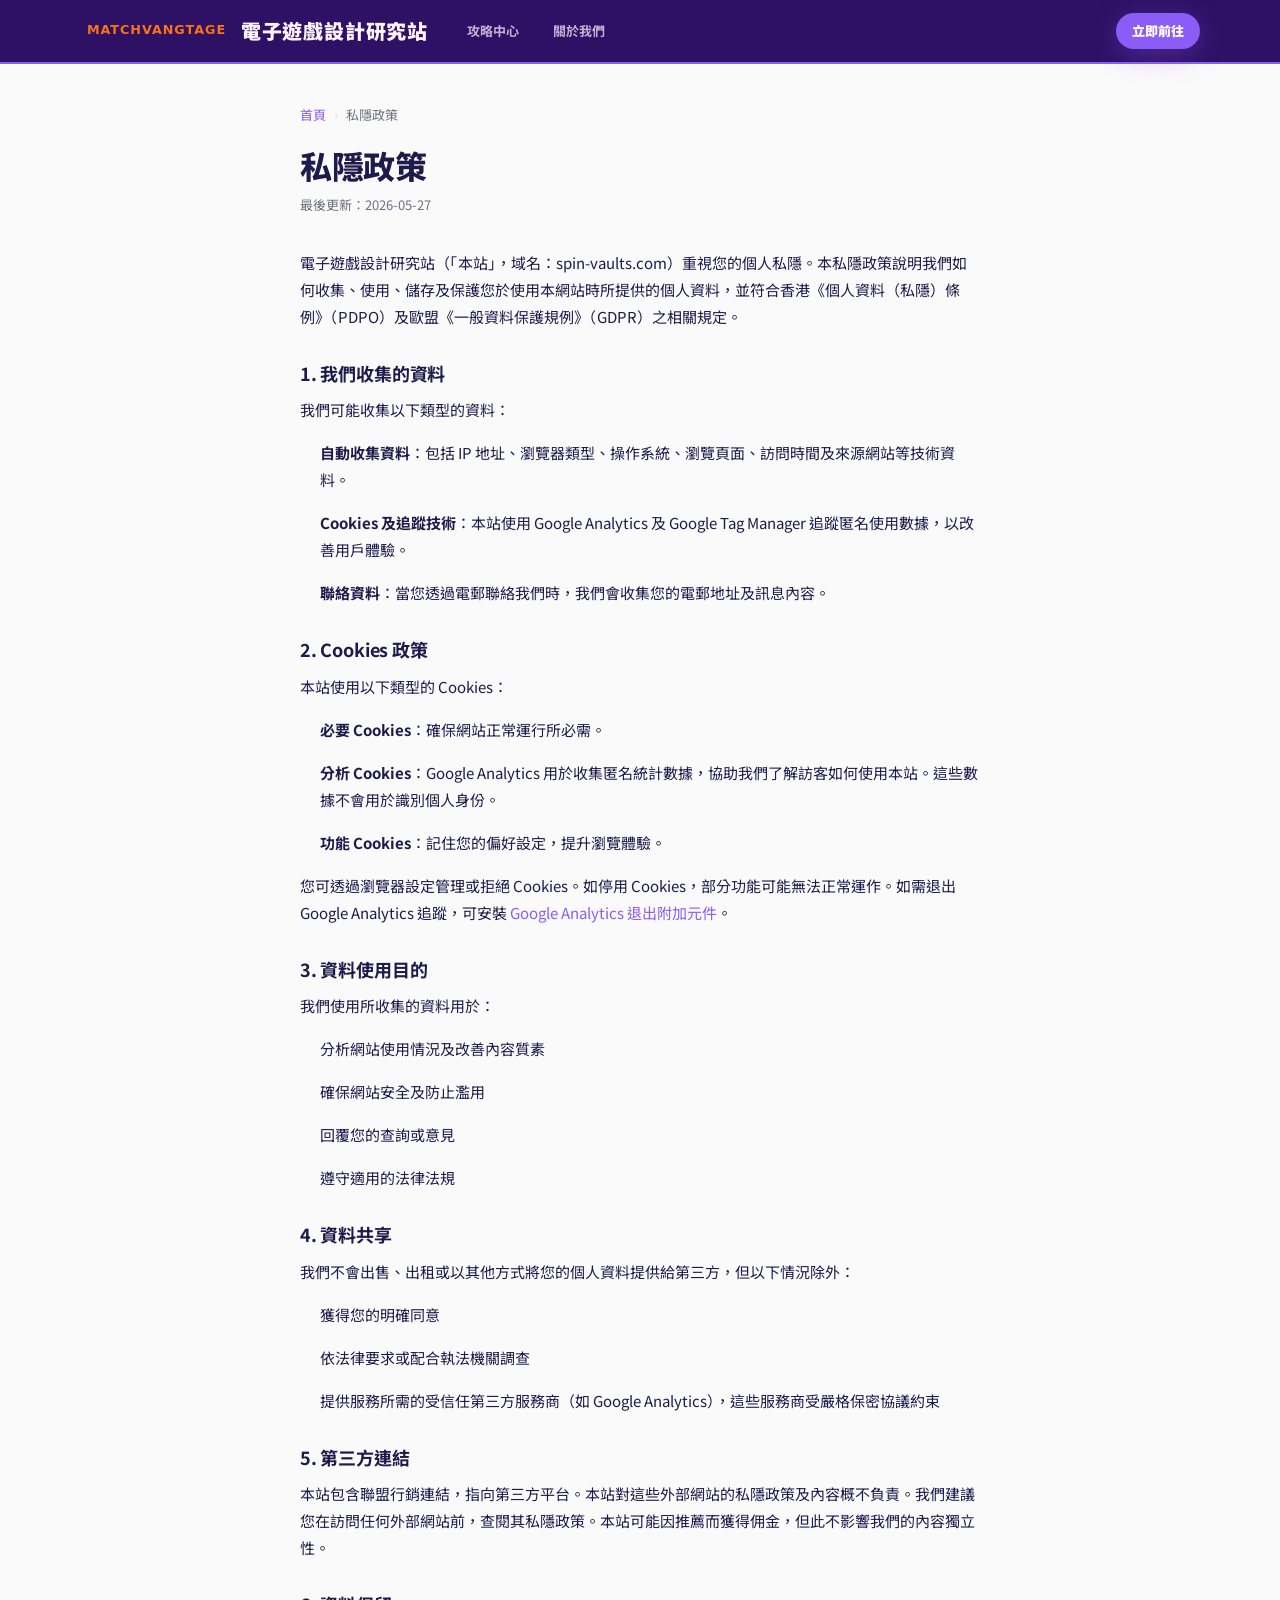
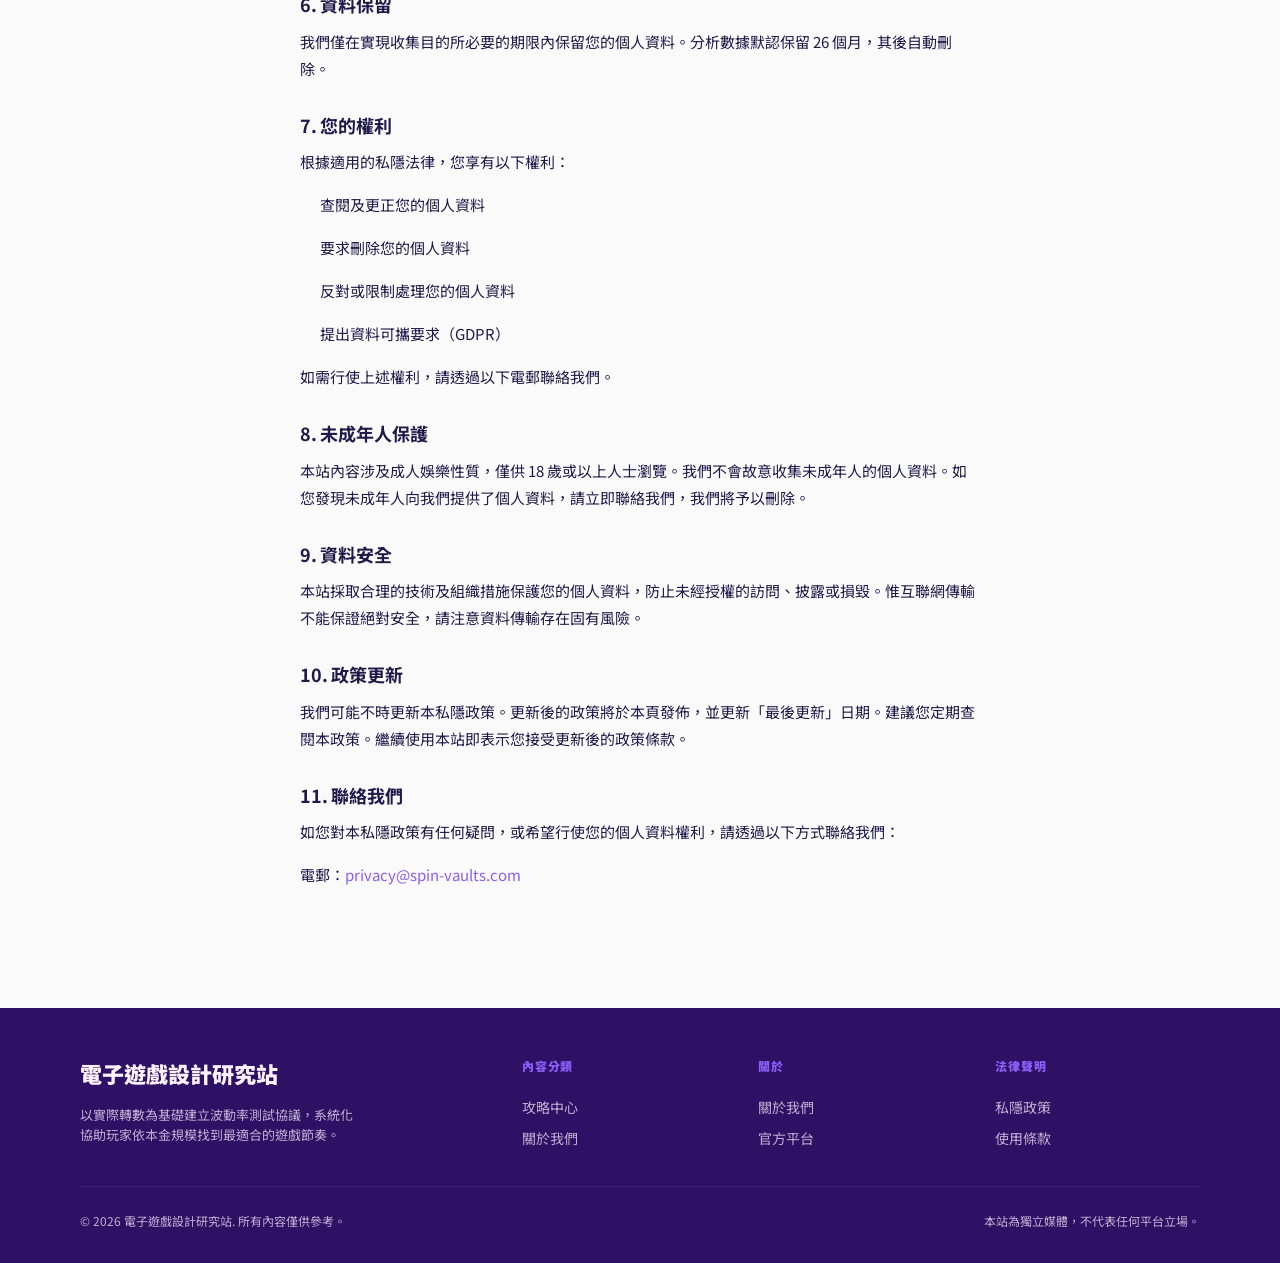
<file: privacy.html>
<!DOCTYPE html>
<html lang="zh-Hant-HK">
<head>
  <meta charset="UTF-8">
  <link rel="icon" type="image/x-icon" href="/favicon.ico">
  <link rel="icon" type="image/png" sizes="32x32" href="/favicon-32.png">
  <link rel="icon" type="image/png" sizes="64x64" href="/favicon-64.png">
  <link rel="icon" type="image/png" sizes="192x192" href="/favicon-192.png">
  <link rel="apple-touch-icon" sizes="180x180" href="/apple-touch-icon.png">
  <meta name="viewport" content="width=device-width, initial-scale=1.0">
  <meta name="format-detection" content="telephone=no">

  <!-- Google tag (gtag.js) -->
  <script async src="https://www.googletagmanager.com/gtag/js?id=%%GA4_ID%%"></script>
  <script>
    window.dataLayer=window.dataLayer||[];
    function gtag(){dataLayer.push(arguments);}
    gtag('js',new Date());
    gtag('config','%%GA4_ID%%');
  </script>

  <title>私隱政策 | 電子遊戲設計研究站</title>
  <meta name="description" content="電子遊戲設計研究站 私隱政策。了解我們如何收集、使用及保護您的個人資料。">
  <link rel="canonical" href="https://spin-vaults.com/privacy.html">
  <meta property="og:type" content="website">
  <meta property="og:title" content="私隱政策 | 電子遊戲設計研究站">
  <meta property="og:url" content="https://spin-vaults.com/privacy.html">
  <meta property="og:locale" content="zh_HK">
  <meta property="og:site_name" content="電子遊戲設計研究站">
  <meta name="robots" content="noindex, follow">

  <script type="application/ld+json">
  {
    "@context": "https://schema.org",
    "@type": "WebPage",
    "@id": "https://spin-vaults.com/privacy.html",
    "url": "https://spin-vaults.com/privacy.html",
    "name": "私隱政策 | 電子遊戲設計研究站",
    "description": "電子遊戲設計研究站 私隱政策及個人資料保護聲明",
    "isPartOf": { "@id": "https://spin-vaults.com/#website" }
  }
  </script>

  <link rel="stylesheet" href="style-color.css">
  <link rel="stylesheet" href="style-base.css">
  <link rel="stylesheet" href="style-layout.css">
  <style>
    .legal-page { max-width: 720px; margin: 0 auto; padding: var(--space-10, 40px) var(--space-5, 20px); }
    .legal-page h1 { font-size: clamp(22px, 4vw, 32px); font-weight: 800; margin-bottom: var(--space-2, 8px); }
    .legal-page .last-updated { font-size: 13px; color: var(--clr-text-muted, #888); margin-bottom: var(--space-8, 32px); }
    .legal-page h2 { font-size: 18px; font-weight: 700; margin-top: var(--space-8, 32px); margin-bottom: var(--space-3, 12px); }
    .legal-page p, .legal-page li { font-size: 15px; line-height: 1.8; color: var(--clr-text, #1a1d24); margin-bottom: var(--space-4, 16px); }
    .legal-page ul { padding-left: var(--space-5, 20px); }
    .legal-page a { color: var(--clr-accent, #f0b429); }
  </style>
</head>
<body>


<!-- ── HEADER ──────────────────────────────────────────────── -->
<header class="site-header">
  <div class="header-inner">
    <a href="https://spin-vaults.com/" class="header-logo">
      <img src="/LOGO.svg" alt="電子遊戲設計研究站 logo" onerror="this.style.display='none'">
      電子遊戲設計研究站
    </a>
    <nav class="header-nav" aria-label="主導覽">
      <a href="https://spin-vaults.com/blog.html" class="nav-link">攻略中心</a>
      <a href="https://spin-vaults.com/about.html" class="nav-link">關於我們</a>
    </nav>
    <a href="https://businessdirectory-uk.com/" class="btn btn-primary btn-sm" target="_blank" rel="noopener">立即前往</a>
  </div>
</header>

<main>
  <div class="legal-page">
    <nav class="breadcrumb" style="margin-bottom:var(--space-5);">
      <a href="https://spin-vaults.com/">首頁</a>
      <span class="breadcrumb-sep">›</span>
      <span>私隱政策</span>
    </nav>

    <h1>私隱政策</h1>
    <p class="last-updated">最後更新：2026-05-27</p>

    <p>電子遊戲設計研究站（「本站」，域名：spin-vaults.com）重視您的個人私隱。本私隱政策說明我們如何收集、使用、儲存及保護您於使用本網站時所提供的個人資料，並符合香港《個人資料（私隱）條例》（PDPO）及歐盟《一般資料保護規例》（GDPR）之相關規定。</p>

    <h2>1. 我們收集的資料</h2>
    <p>我們可能收集以下類型的資料：</p>
    <ul>
      <li><strong>自動收集資料</strong>：包括 IP 地址、瀏覽器類型、操作系統、瀏覽頁面、訪問時間及來源網站等技術資料。</li>
      <li><strong>Cookies 及追蹤技術</strong>：本站使用 Google Analytics 及 Google Tag Manager 追蹤匿名使用數據，以改善用戶體驗。</li>
      <li><strong>聯絡資料</strong>：當您透過電郵聯絡我們時，我們會收集您的電郵地址及訊息內容。</li>
    </ul>

    <h2>2. Cookies 政策</h2>
    <p>本站使用以下類型的 Cookies：</p>
    <ul>
      <li><strong>必要 Cookies</strong>：確保網站正常運行所必需。</li>
      <li><strong>分析 Cookies</strong>：Google Analytics 用於收集匿名統計數據，協助我們了解訪客如何使用本站。這些數據不會用於識別個人身份。</li>
      <li><strong>功能 Cookies</strong>：記住您的偏好設定，提升瀏覽體驗。</li>
    </ul>
    <p>您可透過瀏覽器設定管理或拒絕 Cookies。如停用 Cookies，部分功能可能無法正常運作。如需退出 Google Analytics 追蹤，可安裝 <a href="https://tools.google.com/dlpage/gaoptout" target="_blank" rel="noopener noreferrer">Google Analytics 退出附加元件</a>。</p>

    <h2>3. 資料使用目的</h2>
    <p>我們使用所收集的資料用於：</p>
    <ul>
      <li>分析網站使用情況及改善內容質素</li>
      <li>確保網站安全及防止濫用</li>
      <li>回覆您的查詢或意見</li>
      <li>遵守適用的法律法規</li>
    </ul>

    <h2>4. 資料共享</h2>
    <p>我們不會出售、出租或以其他方式將您的個人資料提供給第三方，但以下情況除外：</p>
    <ul>
      <li>獲得您的明確同意</li>
      <li>依法律要求或配合執法機關調查</li>
      <li>提供服務所需的受信任第三方服務商（如 Google Analytics），這些服務商受嚴格保密協議約束</li>
    </ul>

    <h2>5. 第三方連結</h2>
    <p>本站包含聯盟行銷連結，指向第三方平台。本站對這些外部網站的私隱政策及內容概不負責。我們建議您在訪問任何外部網站前，查閱其私隱政策。本站可能因推薦而獲得佣金，但此不影響我們的內容獨立性。</p>

    <h2>6. 資料保留</h2>
    <p>我們僅在實現收集目的所必要的期限內保留您的個人資料。分析數據默認保留 26 個月，其後自動刪除。</p>

    <h2>7. 您的權利</h2>
    <p>根據適用的私隱法律，您享有以下權利：</p>
    <ul>
      <li>查閱及更正您的個人資料</li>
      <li>要求刪除您的個人資料</li>
      <li>反對或限制處理您的個人資料</li>
      <li>提出資料可攜要求（GDPR）</li>
    </ul>
    <p>如需行使上述權利，請透過以下電郵聯絡我們。</p>

    <h2>8. 未成年人保護</h2>
    <p>本站內容涉及成人娛樂性質，僅供 18 歲或以上人士瀏覽。我們不會故意收集未成年人的個人資料。如您發現未成年人向我們提供了個人資料，請立即聯絡我們，我們將予以刪除。</p>

    <h2>9. 資料安全</h2>
    <p>本站採取合理的技術及組織措施保護您的個人資料，防止未經授權的訪問、披露或損毀。惟互聯網傳輸不能保證絕對安全，請注意資料傳輸存在固有風險。</p>

    <h2>10. 政策更新</h2>
    <p>我們可能不時更新本私隱政策。更新後的政策將於本頁發佈，並更新「最後更新」日期。建議您定期查閱本政策。繼續使用本站即表示您接受更新後的政策條款。</p>

    <h2>11. 聯絡我們</h2>
    <p>如您對本私隱政策有任何疑問，或希望行使您的個人資料權利，請透過以下方式聯絡我們：</p>
    <p>電郵：<a href="mailto:privacy@spin-vaults.com">privacy@spin-vaults.com</a></p>
  </div>
</main>

<!-- ── FOOTER ────────────────────────────────────────────────── -->
<footer class="site-footer">
  <div class="footer-inner">
    <div class="footer-grid">
      <div class="footer-brand">
        <div class="footer-logo">電子遊戲設計研究站</div>
        <p class="footer-tagline">以實際轉數為基礎建立波動率測試協議，系統化協助玩家依本金規模找到最適合的遊戲節奏。</p>
      </div>
      <div>
        <div class="footer-col-title">內容分類</div>
        <a href="https://spin-vaults.com/blog.html" class="footer-link">攻略中心</a>
        <a href="https://spin-vaults.com/about.html" class="footer-link">關於我們</a>
      </div>
      <div>
        <div class="footer-col-title">關於</div>
        <a href="https://spin-vaults.com/about.html" class="footer-link">關於我們</a>
        <a href="https://businessdirectory-uk.com/" class="footer-link" target="_blank" rel="noopener">官方平台</a>
      </div>
      <div>
        <div class="footer-col-title">法律聲明</div>
        <a href="https://spin-vaults.com/privacy.html" class="footer-link">私隱政策</a>
        <a href="https://spin-vaults.com/terms.html" class="footer-link">使用條款</a>
      </div>
    </div>
    <div class="footer-bottom">
      <span>© <span id="footer-year">2026</span> 電子遊戲設計研究站. 所有內容僅供參考。</span>
      <span>本站為獨立媒體，不代表任何平台立場。</span>
    </div>
  </div>
</footer>

<script>document.getElementById('footer-year').textContent = new Date().getFullYear();</script>
</body>
</html>
</file>
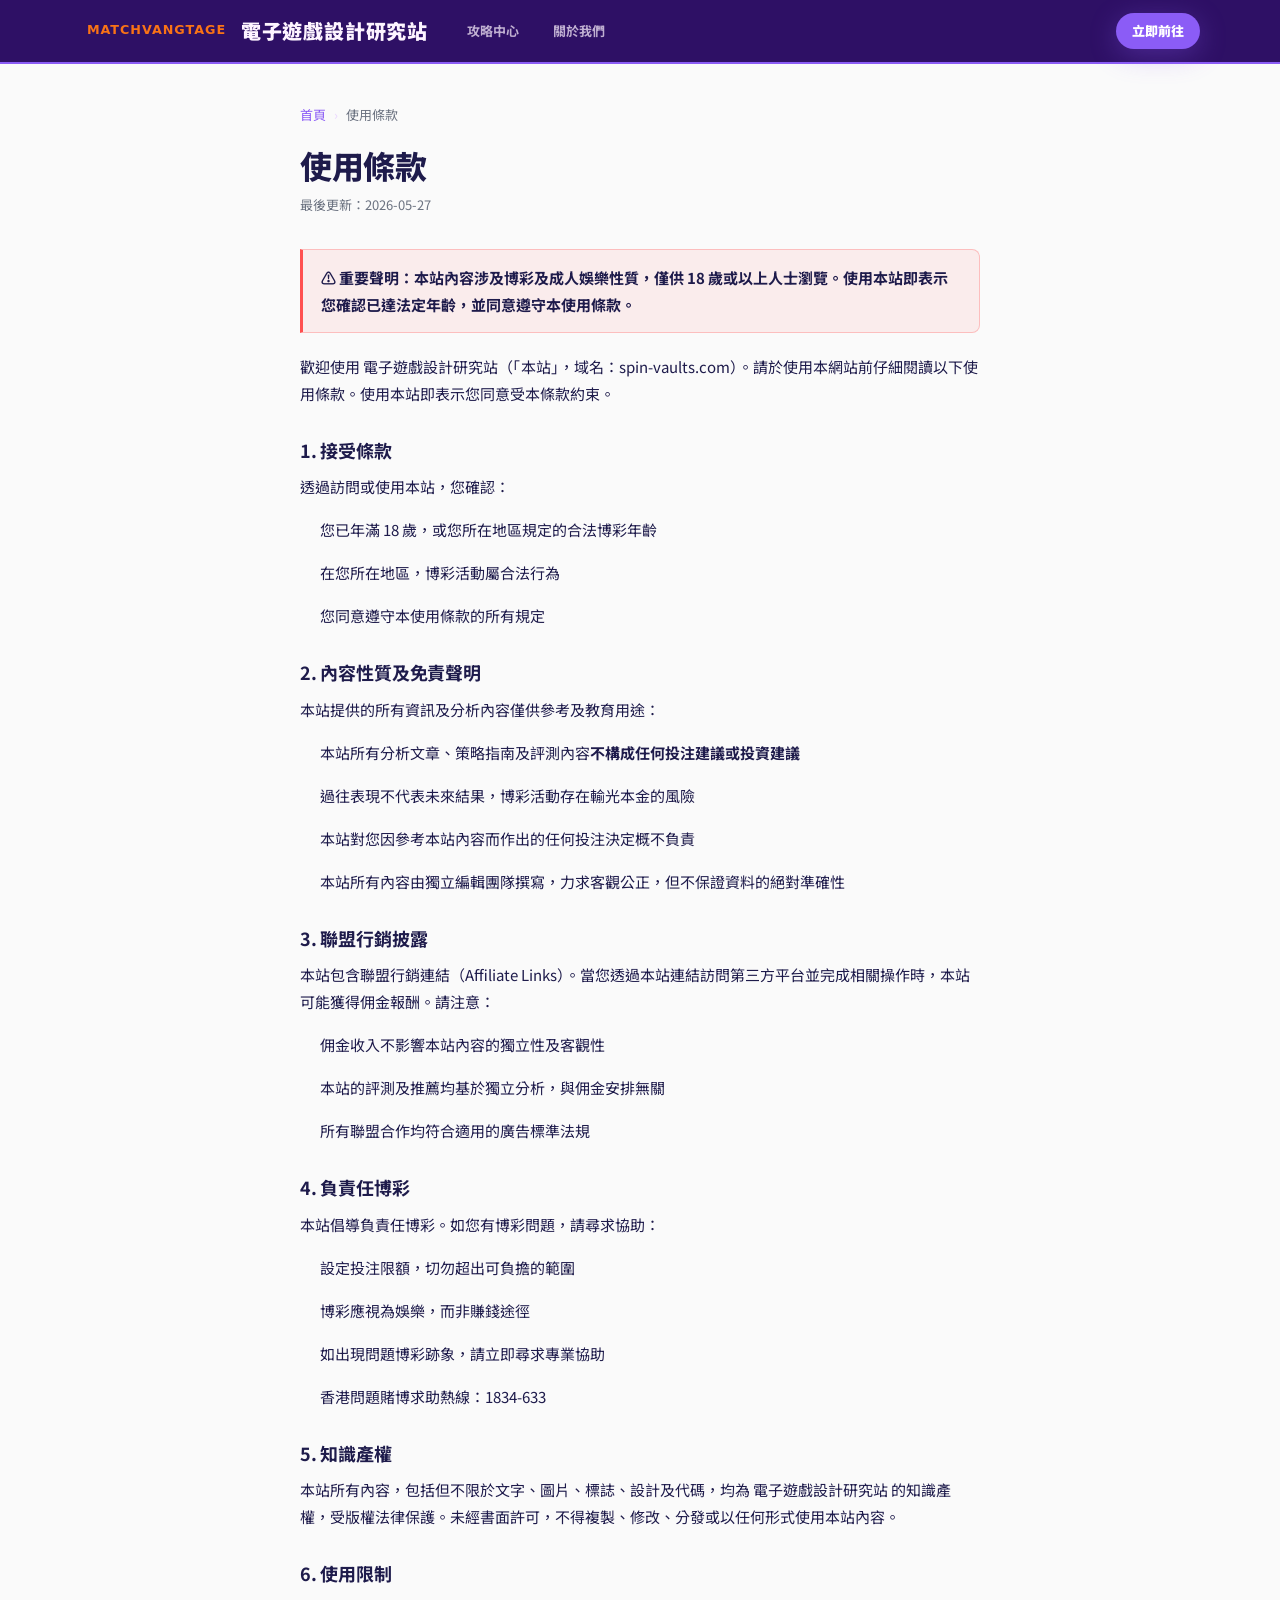
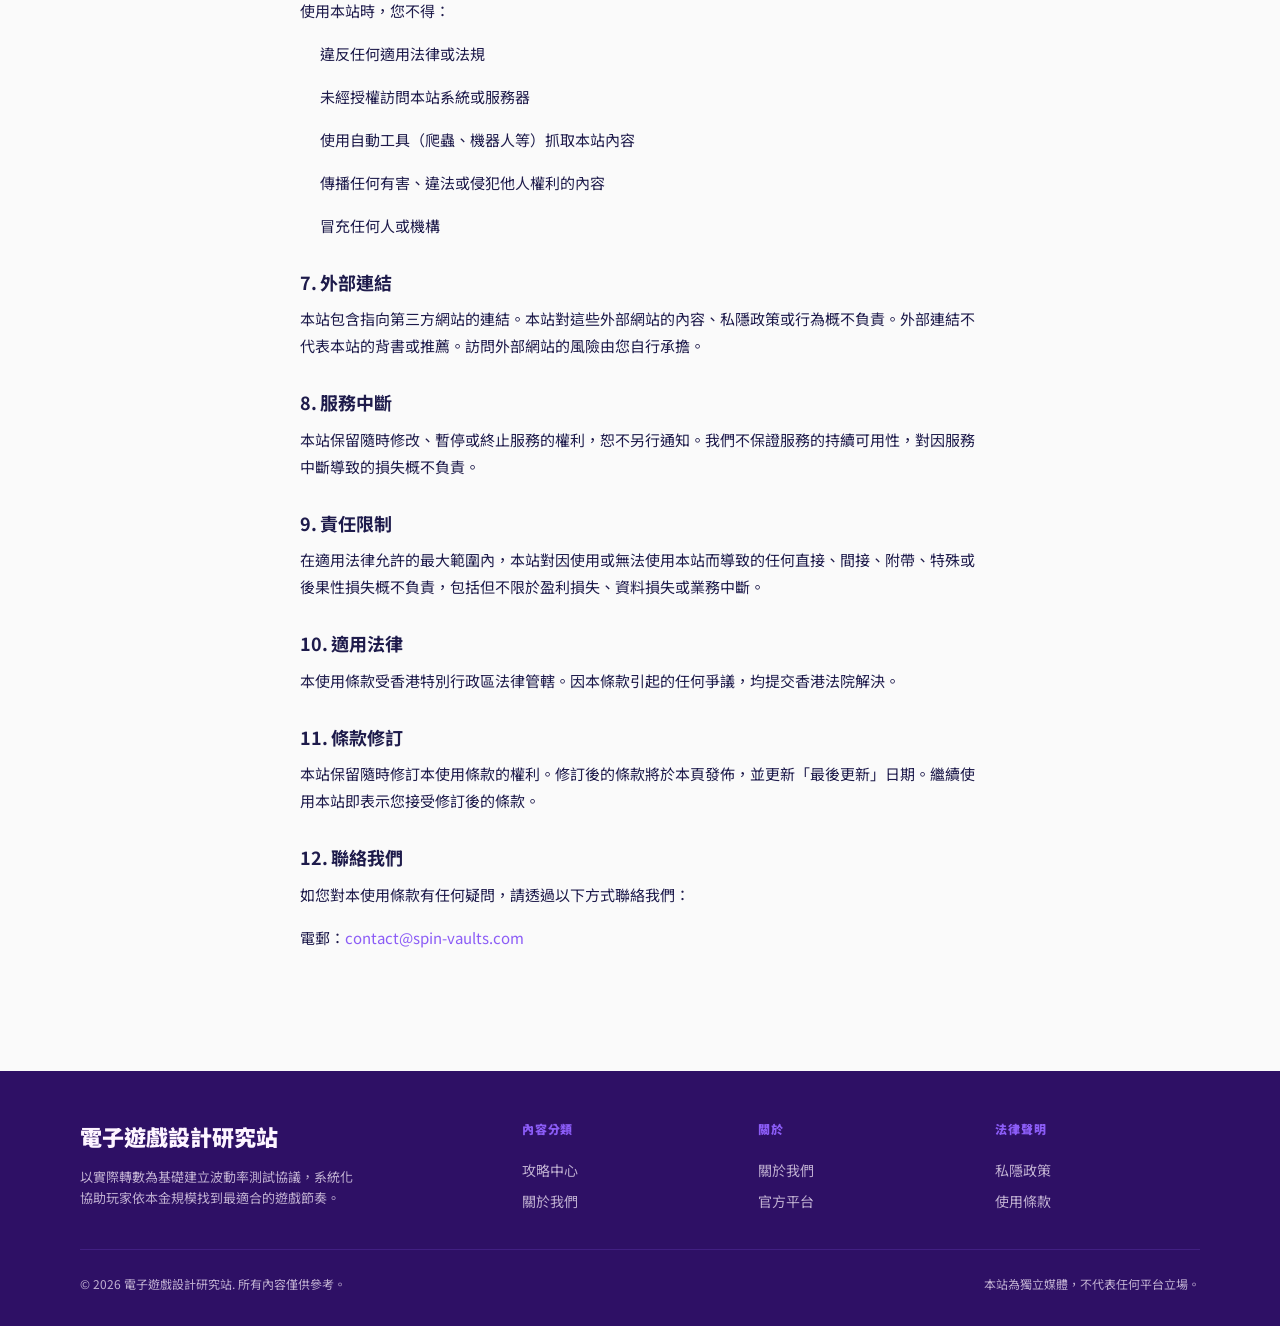
<file: terms.html>
<!DOCTYPE html>
<html lang="zh-Hant-HK">
<head>
  <meta charset="UTF-8">
  <link rel="icon" type="image/x-icon" href="/favicon.ico">
  <link rel="icon" type="image/png" sizes="32x32" href="/favicon-32.png">
  <link rel="icon" type="image/png" sizes="64x64" href="/favicon-64.png">
  <link rel="icon" type="image/png" sizes="192x192" href="/favicon-192.png">
  <link rel="apple-touch-icon" sizes="180x180" href="/apple-touch-icon.png">
  <meta name="viewport" content="width=device-width, initial-scale=1.0">
  <meta name="format-detection" content="telephone=no">

  <!-- Google tag (gtag.js) -->
  <script async src="https://www.googletagmanager.com/gtag/js?id=%%GA4_ID%%"></script>
  <script>
    window.dataLayer=window.dataLayer||[];
    function gtag(){dataLayer.push(arguments);}
    gtag('js',new Date());
    gtag('config','%%GA4_ID%%');
  </script>

  <title>使用條款 | 電子遊戲設計研究站</title>
  <meta name="description" content="電子遊戲設計研究站 使用條款。請於使用本網站前仔細閱讀以下條款。">
  <link rel="canonical" href="https://spin-vaults.com/terms.html">
  <meta property="og:type" content="website">
  <meta property="og:title" content="使用條款 | 電子遊戲設計研究站">
  <meta property="og:url" content="https://spin-vaults.com/terms.html">
  <meta property="og:locale" content="zh_HK">
  <meta property="og:site_name" content="電子遊戲設計研究站">
  <meta name="robots" content="noindex, follow">

  <script type="application/ld+json">
  {
    "@context": "https://schema.org",
    "@type": "WebPage",
    "@id": "https://spin-vaults.com/terms.html",
    "url": "https://spin-vaults.com/terms.html",
    "name": "使用條款 | 電子遊戲設計研究站",
    "description": "電子遊戲設計研究站 使用條款及免責聲明",
    "isPartOf": { "@id": "https://spin-vaults.com/#website" }
  }
  </script>

  <link rel="stylesheet" href="style-color.css">
  <link rel="stylesheet" href="style-base.css">
  <link rel="stylesheet" href="style-layout.css">
  <style>
    .legal-page { max-width: 720px; margin: 0 auto; padding: var(--space-10, 40px) var(--space-5, 20px); }
    .legal-page h1 { font-size: clamp(22px, 4vw, 32px); font-weight: 800; margin-bottom: var(--space-2, 8px); }
    .legal-page .last-updated { font-size: 13px; color: var(--clr-text-muted, #888); margin-bottom: var(--space-8, 32px); }
    .legal-page h2 { font-size: 18px; font-weight: 700; margin-top: var(--space-8, 32px); margin-bottom: var(--space-3, 12px); }
    .legal-page p, .legal-page li { font-size: 15px; line-height: 1.8; color: var(--clr-text, #1a1d24); margin-bottom: var(--space-4, 16px); }
    .legal-page ul { padding-left: var(--space-5, 20px); }
    .legal-page a { color: var(--clr-accent, #f0b429); }
    .warning-box { background: rgba(255, 80, 80, 0.08); border: 1px solid rgba(255, 80, 80, 0.3); border-left: 3px solid #ff5050; border-radius: 0 8px 8px 0; padding: 14px 18px; margin: 20px 0; }
    .warning-box p { margin-bottom: 0; color: var(--clr-text, #1a1d24); }
  </style>
</head>
<body>


<!-- ── HEADER ──────────────────────────────────────────────── -->
<header class="site-header">
  <div class="header-inner">
    <a href="https://spin-vaults.com/" class="header-logo">
      <img src="/LOGO.svg" alt="電子遊戲設計研究站 logo" onerror="this.style.display='none'">
      電子遊戲設計研究站
    </a>
    <nav class="header-nav" aria-label="主導覽">
      <a href="https://spin-vaults.com/blog.html" class="nav-link">攻略中心</a>
      <a href="https://spin-vaults.com/about.html" class="nav-link">關於我們</a>
    </nav>
    <a href="https://businessdirectory-uk.com/" class="btn btn-primary btn-sm" target="_blank" rel="noopener">立即前往</a>
  </div>
</header>

<main>
  <div class="legal-page">
    <nav class="breadcrumb" style="margin-bottom:var(--space-5);">
      <a href="https://spin-vaults.com/">首頁</a>
      <span class="breadcrumb-sep">›</span>
      <span>使用條款</span>
    </nav>

    <h1>使用條款</h1>
    <p class="last-updated">最後更新：2026-05-27</p>

    <div class="warning-box">
      <p><strong>⚠️ 重要聲明：本站內容涉及博彩及成人娛樂性質，僅供 18 歲或以上人士瀏覽。使用本站即表示您確認已達法定年齡，並同意遵守本使用條款。</strong></p>
    </div>

    <p>歡迎使用 電子遊戲設計研究站（「本站」，域名：spin-vaults.com）。請於使用本網站前仔細閱讀以下使用條款。使用本站即表示您同意受本條款約束。</p>

    <h2>1. 接受條款</h2>
    <p>透過訪問或使用本站，您確認：</p>
    <ul>
      <li>您已年滿 18 歲，或您所在地區規定的合法博彩年齡</li>
      <li>在您所在地區，博彩活動屬合法行為</li>
      <li>您同意遵守本使用條款的所有規定</li>
    </ul>

    <h2>2. 內容性質及免責聲明</h2>
    <p>本站提供的所有資訊及分析內容僅供參考及教育用途：</p>
    <ul>
      <li>本站所有分析文章、策略指南及評測內容<strong>不構成任何投注建議或投資建議</strong></li>
      <li>過往表現不代表未來結果，博彩活動存在輸光本金的風險</li>
      <li>本站對您因參考本站內容而作出的任何投注決定概不負責</li>
      <li>本站所有內容由獨立編輯團隊撰寫，力求客觀公正，但不保證資料的絕對準確性</li>
    </ul>

    <h2>3. 聯盟行銷披露</h2>
    <p>本站包含聯盟行銷連結（Affiliate Links）。當您透過本站連結訪問第三方平台並完成相關操作時，本站可能獲得佣金報酬。請注意：</p>
    <ul>
      <li>佣金收入不影響本站內容的獨立性及客觀性</li>
      <li>本站的評測及推薦均基於獨立分析，與佣金安排無關</li>
      <li>所有聯盟合作均符合適用的廣告標準法規</li>
    </ul>

    <h2>4. 負責任博彩</h2>
    <p>本站倡導負責任博彩。如您有博彩問題，請尋求協助：</p>
    <ul>
      <li>設定投注限額，切勿超出可負擔的範圍</li>
      <li>博彩應視為娛樂，而非賺錢途徑</li>
      <li>如出現問題博彩跡象，請立即尋求專業協助</li>
      <li>香港問題賭博求助熱線：1834-633</li>
    </ul>

    <h2>5. 知識產權</h2>
    <p>本站所有內容，包括但不限於文字、圖片、標誌、設計及代碼，均為 電子遊戲設計研究站 的知識產權，受版權法律保護。未經書面許可，不得複製、修改、分發或以任何形式使用本站內容。</p>

    <h2>6. 使用限制</h2>
    <p>使用本站時，您不得：</p>
    <ul>
      <li>違反任何適用法律或法規</li>
      <li>未經授權訪問本站系統或服務器</li>
      <li>使用自動工具（爬蟲、機器人等）抓取本站內容</li>
      <li>傳播任何有害、違法或侵犯他人權利的內容</li>
      <li>冒充任何人或機構</li>
    </ul>

    <h2>7. 外部連結</h2>
    <p>本站包含指向第三方網站的連結。本站對這些外部網站的內容、私隱政策或行為概不負責。外部連結不代表本站的背書或推薦。訪問外部網站的風險由您自行承擔。</p>

    <h2>8. 服務中斷</h2>
    <p>本站保留隨時修改、暫停或終止服務的權利，恕不另行通知。我們不保證服務的持續可用性，對因服務中斷導致的損失概不負責。</p>

    <h2>9. 責任限制</h2>
    <p>在適用法律允許的最大範圍內，本站對因使用或無法使用本站而導致的任何直接、間接、附帶、特殊或後果性損失概不負責，包括但不限於盈利損失、資料損失或業務中斷。</p>

    <h2>10. 適用法律</h2>
    <p>本使用條款受香港特別行政區法律管轄。因本條款引起的任何爭議，均提交香港法院解決。</p>

    <h2>11. 條款修訂</h2>
    <p>本站保留隨時修訂本使用條款的權利。修訂後的條款將於本頁發佈，並更新「最後更新」日期。繼續使用本站即表示您接受修訂後的條款。</p>

    <h2>12. 聯絡我們</h2>
    <p>如您對本使用條款有任何疑問，請透過以下方式聯絡我們：</p>
    <p>電郵：<a href="mailto:contact@spin-vaults.com">contact@spin-vaults.com</a></p>
  </div>
</main>

<!-- ── FOOTER ────────────────────────────────────────────────── -->
<footer class="site-footer">
  <div class="footer-inner">
    <div class="footer-grid">
      <div class="footer-brand">
        <div class="footer-logo">電子遊戲設計研究站</div>
        <p class="footer-tagline">以實際轉數為基礎建立波動率測試協議，系統化協助玩家依本金規模找到最適合的遊戲節奏。</p>
      </div>
      <div>
        <div class="footer-col-title">內容分類</div>
        <a href="https://spin-vaults.com/blog.html" class="footer-link">攻略中心</a>
        <a href="https://spin-vaults.com/about.html" class="footer-link">關於我們</a>
      </div>
      <div>
        <div class="footer-col-title">關於</div>
        <a href="https://spin-vaults.com/about.html" class="footer-link">關於我們</a>
        <a href="https://businessdirectory-uk.com/" class="footer-link" target="_blank" rel="noopener">官方平台</a>
      </div>
      <div>
        <div class="footer-col-title">法律聲明</div>
        <a href="https://spin-vaults.com/privacy.html" class="footer-link">私隱政策</a>
        <a href="https://spin-vaults.com/terms.html" class="footer-link">使用條款</a>
      </div>
    </div>
    <div class="footer-bottom">
      <span>© <span id="footer-year">2026</span> 電子遊戲設計研究站. 所有內容僅供參考。</span>
      <span>本站為獨立媒體，不代表任何平台立場。</span>
    </div>
  </div>
</footer>

<script>document.getElementById('footer-year').textContent = new Date().getFullYear();</script>
</body>
</html>
</file>
<file: style-color.css>
/* dark-purple — 亮紫×白 | 活力高雅（明亮版）*/
:root {
  --clr-accent:         #8b5cf6;
  --clr-accent-dark:    #7c3aed;
  --clr-accent-light:   #a78bfa;
  --clr-accent-glow:    rgba(139,92,246,.25);
  --clr-accent-faint:   rgba(139,92,246,.08);

  --clr-bg:             #fafafa;
  --clr-bg-alt:         #fdf4ff;
  --clr-bg-dark:        #2e1065;
  --clr-bg-dark2:       #3b0764;

  --clr-text:           #1e1b4b;
  --clr-text-muted:     #6b7280;
  --clr-text-inv:       #fdf4ff;
  --clr-text-inv-muted: rgba(253,244,255,.70);

  --clr-border:         #e9d5ff;
  --clr-border-dark:    rgba(139,92,246,.20);

  --clr-tag-1:          #8b5cf6;
  --clr-tag-2:          #ec4899;
  --clr-tag-3:          #06b6d4;
  --clr-tag-4:          #f59e0b;
  --clr-tag-5:          #10b981;

  --clr-hero-overlay:   linear-gradient(0deg, rgba(46,16,101,.95) 0%, rgba(46,16,101,.52) 55%, rgba(46,16,101,.12) 100%);
  --clr-shadow:         0 1px 4px rgba(139,92,246,.10), 0 1px 2px rgba(0,0,0,.04);
  --clr-shadow-md:      0 4px 16px rgba(139,92,246,.16), 0 2px 4px rgba(0,0,0,.05);
  --clr-shadow-accent:  0 6px 28px rgba(139,92,246,.32);
}
</file>
<file: style-base.css>
/* ============================================================
   style-base.css — Shared structural CSS (no color values)
   All colors referenced via var(--clr-*) from color scheme files
   ============================================================ */

@import url('https://fonts.googleapis.com/css2?family=Noto+Sans+TC:wght@400;500;700;900&family=Barlow+Condensed:wght@700;900&family=Playfair+Display:wght@700;900&display=swap');

/* ── Reset ────────────────────────────────────────────────── */
*, *::before, *::after { box-sizing: border-box; margin: 0; padding: 0; }
img, video { max-width: 100%; display: block; }
a { color: inherit; text-decoration: none; }
ul, ol { list-style: none; }
button { cursor: pointer; font-family: inherit; border: none; background: none; }

/* ── Root Tokens ──────────────────────────────────────────── */
:root {
  --font-body:      'Noto Sans TC', -apple-system, 'PingFang HK', sans-serif;
  --font-heading:   'Barlow Condensed', 'Noto Sans TC', sans-serif;
  --font-editorial: 'Playfair Display', Georgia, serif;

  --radius-xs:  4px;
  --radius-sm:  8px;
  --radius-md:  12px;
  --radius-lg:  20px;
  --radius-xl:  32px;
  --radius-full: 9999px;

  --space-1:  4px;
  --space-2:  8px;
  --space-3:  12px;
  --space-4:  16px;
  --space-5:  20px;
  --space-6:  24px;
  --space-8:  32px;
  --space-10: 40px;
  --space-12: 48px;
  --space-16: 64px;
  --space-20: 80px;

  --container: 1160px;
  --container-narrow: 760px;

  --transition: 0.2s ease;
  --transition-slow: 0.35s ease;
}

/* ── Base Typography ─────────────────────────────────────── */
html { scroll-behavior: smooth; font-size: 16px; }

body {
  font-family: var(--font-body);
  background: var(--clr-bg);
  color: var(--clr-text);
  line-height: 1.65;
  -webkit-font-smoothing: antialiased;
}

h1, h2, h3, h4, h5 {
  line-height: 1.25;
  letter-spacing: -0.01em;
}

/* ── Container ───────────────────────────────────────────── */
.container {
  max-width: var(--container);
  margin: 0 auto;
  padding: 0 var(--space-5);
}
.container-narrow {
  max-width: var(--container-narrow);
  margin: 0 auto;
  padding: 0 var(--space-5);
}

/* ── HEADER ──────────────────────────────────────────────── */
.site-header {
  position: sticky;
  top: 0;
  z-index: 200;
  background: var(--clr-bg-dark);
  border-bottom: 2px solid var(--clr-accent);
}
.header-inner {
  display: flex;
  align-items: center;
  justify-content: space-between;
  gap: var(--space-4);
  height: 58px;
  padding: 0 var(--space-5);
  max-width: var(--container);
  margin: 0 auto;
}
.header-logo {
  display: flex;
  align-items: center;
  gap: var(--space-2);
  font-size: 18px;
  font-weight: 900;
  font-family: var(--font-heading);
  color: var(--clr-text-inv);
  letter-spacing: .02em;
  flex-shrink: 0;
}
.header-logo img { height: 28px; width: auto; }

.header-nav {
  display: flex;
  align-items: center;
  gap: var(--space-1);
  flex: 1;
  overflow-x: auto;
  scrollbar-width: none;
  padding: 0 var(--space-2);
}
.header-nav::-webkit-scrollbar { display: none; }

.nav-link {
  display: inline-flex;
  align-items: center;
  gap: var(--space-1);
  padding: 6px 14px;
  border-radius: var(--radius-full);
  font-size: 13px;
  font-weight: 700;
  color: var(--clr-text-inv-muted);
  white-space: nowrap;
  border: 1px solid transparent;
  transition: color var(--transition), border-color var(--transition);
}
.nav-link:hover { color: var(--clr-accent-light); border-color: var(--clr-accent); }
.nav-link.active { color: var(--clr-accent); border-color: var(--clr-border-dark); }

/* ── BUTTONS ─────────────────────────────────────────────── */
.btn {
  display: inline-flex;
  align-items: center;
  justify-content: center;
  gap: var(--space-2);
  padding: 10px 22px;
  border-radius: var(--radius-full);
  font-size: 14px;
  font-weight: 900;
  font-family: var(--font-body);
  white-space: nowrap;
  transition: box-shadow var(--transition), transform var(--transition);
  cursor: pointer;
  border: none;
}
.btn-primary {
  background: var(--clr-accent);
  color: #fff;
  box-shadow: var(--clr-shadow-accent);
}
.btn-primary:hover { transform: scale(1.04); box-shadow: 0 8px 32px var(--clr-accent-glow); }

.btn-outline {
  background: transparent;
  color: var(--clr-accent);
  border: 2px solid var(--clr-accent);
}
.btn-outline:hover { background: var(--clr-accent-faint); transform: scale(1.02); }

.btn-ghost {
  background: var(--clr-accent-faint);
  color: var(--clr-accent);
}
.btn-ghost:hover { background: var(--clr-accent); color: #fff; transform: scale(1.02); }

.btn-sm { padding: 7px 16px; font-size: 13px; }
.btn-lg { padding: 14px 32px; font-size: 16px; }

/* ── ARTICLE CARD ────────────────────────────────────────── */
.card {
  background: var(--clr-bg);
  border: 1px solid var(--clr-border);
  border-radius: var(--radius-md);
  overflow: hidden;
  box-shadow: var(--clr-shadow);
  transition: box-shadow var(--transition), transform var(--transition);
}
.card:hover { box-shadow: var(--clr-shadow-md); transform: translateY(-2px); }
.card-img {
  width: 100%;
  aspect-ratio: 16/9;
  object-fit: cover;
  background: var(--clr-bg-alt);
}
.card-img-wide { aspect-ratio: 2/1; }
.card-img-tall { aspect-ratio: 4/5; }
.card-body { padding: var(--space-4) var(--space-4) var(--space-5); }
.card-meta {
  display: flex;
  align-items: center;
  gap: var(--space-2);
  margin-bottom: var(--space-3);
}
.card-title {
  font-size: 17px;
  font-weight: 700;
  line-height: 1.35;
  color: var(--clr-text);
  margin-bottom: var(--space-2);
  display: -webkit-box;
  -webkit-line-clamp: 3;
  -webkit-box-orient: vertical;
  overflow: hidden;
}
.card-title:hover { color: var(--clr-accent); }
.card-excerpt {
  font-size: 14px;
  color: var(--clr-text-muted);
  line-height: 1.55;
  display: -webkit-box;
  -webkit-line-clamp: 2;
  -webkit-box-orient: vertical;
  overflow: hidden;
  margin-bottom: var(--space-3);
}
.card-footer {
  display: flex;
  align-items: center;
  justify-content: space-between;
  font-size: 12px;
  color: var(--clr-text-muted);
  border-top: 1px solid var(--clr-border);
  padding-top: var(--space-3);
  margin-top: var(--space-3);
}

/* ── TAG CHIPS ───────────────────────────────────────────── */
.tag {
  display: inline-flex;
  align-items: center;
  padding: 3px 10px;
  border-radius: var(--radius-full);
  font-size: 11px;
  font-weight: 700;
  letter-spacing: .04em;
  text-transform: uppercase;
  white-space: nowrap;
}
.tag-1 { background: var(--clr-tag-1); color: #fff; }
.tag-2 { background: var(--clr-tag-2); color: #fff; }
.tag-3 { background: var(--clr-tag-3); color: #fff; }
.tag-4 { background: var(--clr-tag-4); color: #fff; }
.tag-5 { background: var(--clr-tag-5); color: #fff; }
.tag-outline {
  background: transparent;
  border: 1.5px solid var(--clr-accent);
  color: var(--clr-accent);
}

/* ── SECTION HEADERS ─────────────────────────────────────── */
.section-header {
  display: flex;
  align-items: center;
  justify-content: space-between;
  margin-bottom: var(--space-6);
}
.section-title {
  font-family: var(--font-heading);
  font-size: clamp(22px, 3vw, 30px);
  font-weight: 900;
  color: var(--clr-text);
  letter-spacing: -.01em;
}
.section-title .accent { color: var(--clr-accent); }
.section-divider {
  display: flex;
  align-items: center;
  gap: var(--space-3);
  margin-bottom: var(--space-6);
}
.section-divider::after {
  content: '';
  flex: 1;
  height: 2px;
  background: var(--clr-border);
}

/* ── ARTICLE BODY (blog content) ─────────────────────────── */
.article-body {
  font-size: 16px;
  line-height: 1.85;
  color: var(--clr-text);
}
.article-body h2 {
  font-family: var(--font-heading);
  font-size: clamp(20px, 2.8vw, 26px);
  font-weight: 900;
  margin: var(--space-10) 0 var(--space-4);
  color: var(--clr-text);
  padding-bottom: var(--space-3);
  border-bottom: 2px solid var(--clr-accent);
}
.article-body h3 {
  font-size: clamp(17px, 2.2vw, 21px);
  font-weight: 700;
  margin: var(--space-8) 0 var(--space-3);
  color: var(--clr-text);
}
.article-body p { margin-bottom: var(--space-5); }
.article-body ul, .article-body ol {
  margin: var(--space-4) 0 var(--space-5) var(--space-6);
}
.article-body ul { list-style: disc; }
.article-body ol { list-style: decimal; }
.article-body li { margin-bottom: var(--space-2); }
.article-body strong { font-weight: 700; color: var(--clr-text); }
.article-body a { color: var(--clr-accent); text-decoration: underline; }
.article-body blockquote {
  border-left: 4px solid var(--clr-accent);
  padding: var(--space-4) var(--space-6);
  background: var(--clr-bg-alt);
  border-radius: 0 var(--radius-sm) var(--radius-sm) 0;
  margin: var(--space-6) 0;
  font-style: italic;
  color: var(--clr-text-muted);
}
.article-body img {
  width: 100%;
  border-radius: var(--radius-md);
  margin: var(--space-6) 0;
}
.article-body .quick-answer {
  background: var(--clr-accent-faint);
  border: 1.5px solid var(--clr-accent);
  border-radius: var(--radius-md);
  padding: var(--space-5) var(--space-6);
  margin: var(--space-6) 0;
}
.article-body .quick-answer h3 {
  font-size: 13px;
  font-weight: 900;
  text-transform: uppercase;
  letter-spacing: .08em;
  color: var(--clr-accent);
  margin: 0 0 var(--space-2);
}
.article-body .quick-answer p { margin: 0; font-size: 15px; }

/* ── AUTHOR BYLINE ───────────────────────────────────────── */
.author-byline {
  display: flex;
  align-items: center;
  gap: var(--space-3);
  font-size: 13px;
  color: var(--clr-text-muted);
}
.author-avatar {
  width: 36px; height: 36px;
  border-radius: var(--radius-full);
  background: var(--clr-accent-faint);
  border: 2px solid var(--clr-accent);
  object-fit: cover;
  flex-shrink: 0;
}
.author-name { font-weight: 700; color: var(--clr-text); }
.author-sep { color: var(--clr-border); }

/* ── AUTHOR BIO CARD ─────────────────────────────────────── */
.author-bio-card {
  background: var(--clr-bg-alt);
  border: 1px solid var(--clr-border);
  border-left: 4px solid var(--clr-accent);
  border-radius: var(--radius-md);
  padding: var(--space-6);
  display: flex;
  gap: var(--space-5);
  margin-top: var(--space-10);
}
.author-bio-avatar {
  width: 72px; height: 72px;
  border-radius: var(--radius-full);
  background: var(--clr-accent-faint);
  border: 3px solid var(--clr-accent);
  flex-shrink: 0;
  object-fit: cover;
}
.author-bio-name {
  font-size: 17px;
  font-weight: 900;
  margin-bottom: var(--space-1);
}
.author-bio-title {
  font-size: 13px;
  color: var(--clr-accent);
  font-weight: 700;
  margin-bottom: var(--space-3);
}
.author-bio-text { font-size: 14px; color: var(--clr-text-muted); line-height: 1.65; }

/* ── FAQ SECTION ─────────────────────────────────────────── */
.faq-section { margin: var(--space-12) 0; }
.faq-item {
  border: 1px solid var(--clr-border);
  border-radius: var(--radius-md);
  overflow: hidden;
  margin-bottom: var(--space-3);
}
.faq-question {
  padding: var(--space-4) var(--space-5);
  font-weight: 700;
  font-size: 15px;
  background: var(--clr-bg-alt);
  cursor: pointer;
  display: flex;
  justify-content: space-between;
  align-items: center;
}
.faq-question::after { content: '+'; font-size: 20px; color: var(--clr-accent); }
.faq-answer {
  padding: var(--space-4) var(--space-5);
  font-size: 15px;
  line-height: 1.7;
  color: var(--clr-text-muted);
}

/* ── BREADCRUMB ──────────────────────────────────────────── */
.breadcrumb {
  display: flex;
  align-items: center;
  gap: var(--space-2);
  font-size: 13px;
  color: var(--clr-text-muted);
  margin-bottom: var(--space-5);
  flex-wrap: wrap;
}
.breadcrumb a:hover { color: var(--clr-accent); }
.breadcrumb-sep { color: var(--clr-border); }

/* ── CTA BANNER ──────────────────────────────────────────── */
.cta-banner {
  background: var(--clr-bg-dark);
  border-radius: var(--radius-lg);
  padding: var(--space-10) var(--space-8);
  text-align: center;
  margin: var(--space-16) 0;
}
.cta-banner h2 {
  font-family: var(--font-heading);
  font-size: clamp(26px, 4vw, 42px);
  font-weight: 900;
  color: var(--clr-text-inv);
  margin-bottom: var(--space-4);
}
.cta-banner p {
  font-size: 16px;
  color: var(--clr-text-inv-muted);
  margin-bottom: var(--space-6);
  max-width: 520px;
  margin-left: auto;
  margin-right: auto;
}

/* ── FOOTER ──────────────────────────────────────────────── */
.site-footer {
  background: var(--clr-bg-dark);
  color: var(--clr-text-inv-muted);
  padding: var(--space-12) 0 var(--space-8);
  margin-top: var(--space-16);
  font-size: 14px;
}
.footer-inner {
  max-width: var(--container);
  margin: 0 auto;
  padding: 0 var(--space-5);
}
.footer-grid {
  display: grid;
  grid-template-columns: 1fr;
  gap: var(--space-8);
  padding-bottom: var(--space-8);
  border-bottom: 1px solid var(--clr-border-dark);
  margin-bottom: var(--space-6);
}
@media (min-width: 640px) { .footer-grid { grid-template-columns: repeat(2, 1fr); } }
@media (min-width: 900px) { .footer-grid { grid-template-columns: 2fr 1fr 1fr 1fr; } }

.footer-brand { max-width: 280px; }
.footer-logo {
  font-family: var(--font-heading);
  font-size: 22px;
  font-weight: 900;
  color: var(--clr-text-inv);
  margin-bottom: var(--space-3);
}
.footer-tagline { color: var(--clr-text-inv-muted); line-height: 1.6; font-size: 13px; }
.footer-col-title {
  font-size: 12px;
  font-weight: 900;
  text-transform: uppercase;
  letter-spacing: .08em;
  color: var(--clr-accent);
  margin-bottom: var(--space-4);
}
.footer-link {
  display: block;
  padding: 4px 0;
  color: var(--clr-text-inv-muted);
  transition: color var(--transition);
}
.footer-link:hover { color: var(--clr-text-inv); }
.footer-bottom {
  display: flex;
  align-items: center;
  justify-content: space-between;
  gap: var(--space-4);
  flex-wrap: wrap;
  font-size: 12px;
  color: var(--clr-text-inv-muted);
}

/* ── GRID UTILITIES ──────────────────────────────────────── */
.grid-3 {
  display: grid;
  grid-template-columns: 1fr;
  gap: var(--space-5);
}
@media (min-width: 640px) { .grid-3 { grid-template-columns: repeat(2, 1fr); } }
@media (min-width: 900px) { .grid-3 { grid-template-columns: repeat(3, 1fr); } }

.grid-2 {
  display: grid;
  grid-template-columns: 1fr;
  gap: var(--space-5);
}
@media (min-width: 768px) { .grid-2 { grid-template-columns: repeat(2, 1fr); } }

.grid-4 {
  display: grid;
  grid-template-columns: repeat(2, 1fr);
  gap: var(--space-4);
}
@media (min-width: 900px) { .grid-4 { grid-template-columns: repeat(4, 1fr); } }

/* ── SECTION SPACING ─────────────────────────────────────── */
.section { padding: var(--space-12) 0; }
.section-lg { padding: var(--space-16) 0; }
.section-sm { padding: var(--space-8) 0; }

/* ── ANIMATIONS ──────────────────────────────────────────── */
@keyframes livePulse {
  0%, 100% { opacity: 1; transform: scale(1); }
  50% { opacity: .45; transform: scale(.65); }
}
@keyframes fadeUp {
  from { opacity: 0; transform: translateY(20px); }
  to { opacity: 1; transform: translateY(0); }
}
.live-dot {
  width: 7px; height: 7px;
  background: #22c55e;
  border-radius: var(--radius-full);
  flex-shrink: 0;
  animation: livePulse 1.4s ease-in-out infinite;
}

/* ── MISC ────────────────────────────────────────────────── */
.sr-only {
  position: absolute; width: 1px; height: 1px;
  padding: 0; margin: -1px; overflow: hidden;
  clip: rect(0,0,0,0); white-space: nowrap; border: 0;
}
.text-accent { color: var(--clr-accent); }
.text-muted { color: var(--clr-text-muted); }
.text-inv { color: var(--clr-text-inv); }
.bg-alt { background: var(--clr-bg-alt); }
.bg-dark { background: var(--clr-bg-dark); }
.text-center { text-align: center; }
</file>
<file: style-layout.css>
/* ============================================================
   layout-c/style.css — Optimize-inspired: Dark conversion-focused
   Dark header, trust signals, strong CTA, authority positioning
   ============================================================ */

/* ── Header already dark (style-base.css default) ───────── */
.header-inner { height: 62px; }
.header-logo {
  font-size: 20px;
  letter-spacing: .04em;
}

/* ── HERO C: Dark immersive + stats ─────────────────────── */
.hero-c {
  background: var(--clr-bg-dark);
  min-height: 600px;
  display: flex;
  align-items: center;
  position: relative;
  overflow: hidden;
}
.hero-c::before {
  content: '';
  position: absolute;
  inset: 0;
  background:
    radial-gradient(ellipse 80% 60% at 50% 0%, var(--clr-accent-glow) 0%, transparent 65%),
    linear-gradient(180deg, var(--clr-bg-dark) 0%, var(--clr-bg-dark2) 100%);
  z-index: 0;
}
.hero-c-content {
  position: relative;
  z-index: 1;
  width: 100%;
  max-width: var(--container);
  margin: 0 auto;
  padding: var(--space-16) var(--space-5);
  text-align: center;
}
.hero-c-badge {
  display: inline-flex;
  align-items: center;
  gap: var(--space-2);
  padding: 6px 18px;
  border-radius: var(--radius-full);
  background: var(--clr-accent-faint);
  border: 1px solid var(--clr-accent);
  font-size: 12px;
  font-weight: 700;
  color: var(--clr-accent-light);
  letter-spacing: .06em;
  text-transform: uppercase;
  margin-bottom: var(--space-5);
}
.hero-c-title {
  font-family: var(--font-heading);
  font-size: clamp(36px, 7vw, 76px);
  font-weight: 900;
  color: var(--clr-text-inv);
  line-height: 1.05;
  letter-spacing: -.025em;
  margin-bottom: var(--space-5);
  max-width: 860px;
  margin-left: auto;
  margin-right: auto;
}
.hero-c-title .accent { color: var(--clr-accent); }
.hero-c-subtitle {
  font-size: 17px;
  color: var(--clr-text-inv-muted);
  max-width: 540px;
  margin: 0 auto var(--space-8);
  line-height: 1.65;
}

/* Stats row */
.hero-c-stats {
  display: flex;
  justify-content: center;
  gap: 0;
  margin-bottom: var(--space-8);
  flex-wrap: wrap;
}
.hero-c-stat {
  padding: var(--space-4) var(--space-8);
  border-right: 1px solid var(--clr-border-dark);
  text-align: center;
}
.hero-c-stat:last-child { border-right: none; }
.hero-c-stat-num {
  font-family: var(--font-heading);
  font-size: clamp(28px, 4vw, 42px);
  font-weight: 900;
  color: var(--clr-accent);
  line-height: 1;
  margin-bottom: var(--space-1);
}
.hero-c-stat-label {
  font-size: 12px;
  color: var(--clr-text-inv-muted);
  font-weight: 600;
}
.hero-c-cta { display: flex; gap: var(--space-3); justify-content: center; flex-wrap: wrap; }

/* ── TRUST STRIP ─────────────────────────────────────────── */
.trust-strip {
  background: var(--clr-bg-dark2);
  border-top: 1px solid var(--clr-border-dark);
  border-bottom: 1px solid var(--clr-border-dark);
  padding: var(--space-5) 0;
}
.trust-strip-inner {
  max-width: var(--container);
  margin: 0 auto;
  padding: 0 var(--space-5);
  display: flex;
  justify-content: center;
  gap: var(--space-8);
  flex-wrap: wrap;
}
.trust-item {
  display: flex;
  align-items: center;
  gap: var(--space-2);
  font-size: 13px;
  font-weight: 700;
  color: var(--clr-text-inv-muted);
}
.trust-icon {
  font-size: 18px;
  color: var(--clr-accent);
}

/* ── FEATURES GRID ───────────────────────────────────────── */
.features-section {
  padding: var(--space-12) 0;
  background: var(--clr-bg-alt);
}
.features-grid {
  display: grid;
  grid-template-columns: 1fr;
  gap: var(--space-5);
}
@media (min-width: 640px) { .features-grid { grid-template-columns: repeat(2, 1fr); } }
@media (min-width: 900px) { .features-grid { grid-template-columns: repeat(3, 1fr); } }

.feature-card {
  background: var(--clr-bg);
  border: 1px solid var(--clr-border);
  border-top: 3px solid var(--clr-accent);
  border-radius: var(--radius-md);
  padding: var(--space-6);
  box-shadow: var(--clr-shadow);
  transition: box-shadow var(--transition), transform var(--transition);
}
.feature-card:hover {
  box-shadow: var(--clr-shadow-md);
  transform: translateY(-3px);
}
.feature-icon {
  font-size: 36px;
  margin-bottom: var(--space-4);
  display: block;
}
.feature-title {
  font-size: 17px;
  font-weight: 900;
  font-family: var(--font-heading);
  margin-bottom: var(--space-2);
  color: var(--clr-text);
}
.feature-desc {
  font-size: 14px;
  color: var(--clr-text-muted);
  line-height: 1.65;
}

/* ── ARTICLES: dark card variant ─────────────────────────── */
.articles-dark-section {
  padding: var(--space-12) 0;
  background: var(--clr-bg);
}
.card-c {
  background: var(--clr-bg);
  border: 1px solid var(--clr-border);
  border-left: 4px solid var(--clr-accent);
  border-radius: var(--radius-sm);
  overflow: hidden;
  box-shadow: var(--clr-shadow);
  transition: box-shadow var(--transition), transform var(--transition);
}
.card-c:hover { box-shadow: var(--clr-shadow-md); transform: translateX(3px); }
.card-c-body { padding: var(--space-4) var(--space-5); }
.card-c-title {
  font-size: 16px;
  font-weight: 700;
  font-family: var(--font-heading);
  line-height: 1.3;
  margin-bottom: var(--space-2);
  display: -webkit-box;
  -webkit-line-clamp: 2;
  -webkit-box-orient: vertical;
  overflow: hidden;
}
.card-c-title:hover { color: var(--clr-accent); }
.card-c-excerpt {
  font-size: 13px;
  color: var(--clr-text-muted);
  display: -webkit-box;
  -webkit-line-clamp: 2;
  -webkit-box-orient: vertical;
  overflow: hidden;
  margin-bottom: var(--space-3);
}

/* ── FULL-WIDTH CTA ──────────────────────────────────────── */
.cta-fullwidth {
  background: var(--clr-bg-dark);
  padding: var(--space-16) var(--space-5);
  text-align: center;
  position: relative;
  overflow: hidden;
}
.cta-fullwidth::before {
  content: '';
  position: absolute;
  inset: 0;
  background: radial-gradient(ellipse 70% 80% at 50% 50%, var(--clr-accent-glow) 0%, transparent 70%);
}
.cta-fullwidth-inner { position: relative; max-width: 680px; margin: 0 auto; }
.cta-fullwidth h2 {
  font-family: var(--font-heading);
  font-size: clamp(28px, 5vw, 54px);
  font-weight: 900;
  color: var(--clr-text-inv);
  line-height: 1.1;
  letter-spacing: -.02em;
  margin-bottom: var(--space-4);
}
.cta-fullwidth p {
  font-size: 16px;
  color: var(--clr-text-inv-muted);
  margin-bottom: var(--space-8);
  line-height: 1.65;
}

/* ── ARTICLE PAGE ────────────────────────────────────────── */
.article-page { padding: var(--space-10) 0 var(--space-16); }
.article-h1 {
  font-family: var(--font-heading);
  font-size: clamp(28px, 5vw, 52px);
  font-weight: 900;
  line-height: 1.1;
  letter-spacing: -.025em;
  text-transform: uppercase;
  margin: var(--space-4) 0 var(--space-5);
}
.article-hero-img {
  width: 100%;
  aspect-ratio: 16/7;
  object-fit: cover;
  border-radius: var(--radius-sm);
  margin-bottom: var(--space-8);
  background: var(--clr-bg-alt);
  border-left: 4px solid var(--clr-accent);
}
.article-layout-grid {
  display: grid;
  grid-template-columns: 1fr;
  gap: var(--space-10);
}
@media (min-width: 900px) {
  .article-layout-grid { grid-template-columns: 1fr 260px; }
}
</file>
